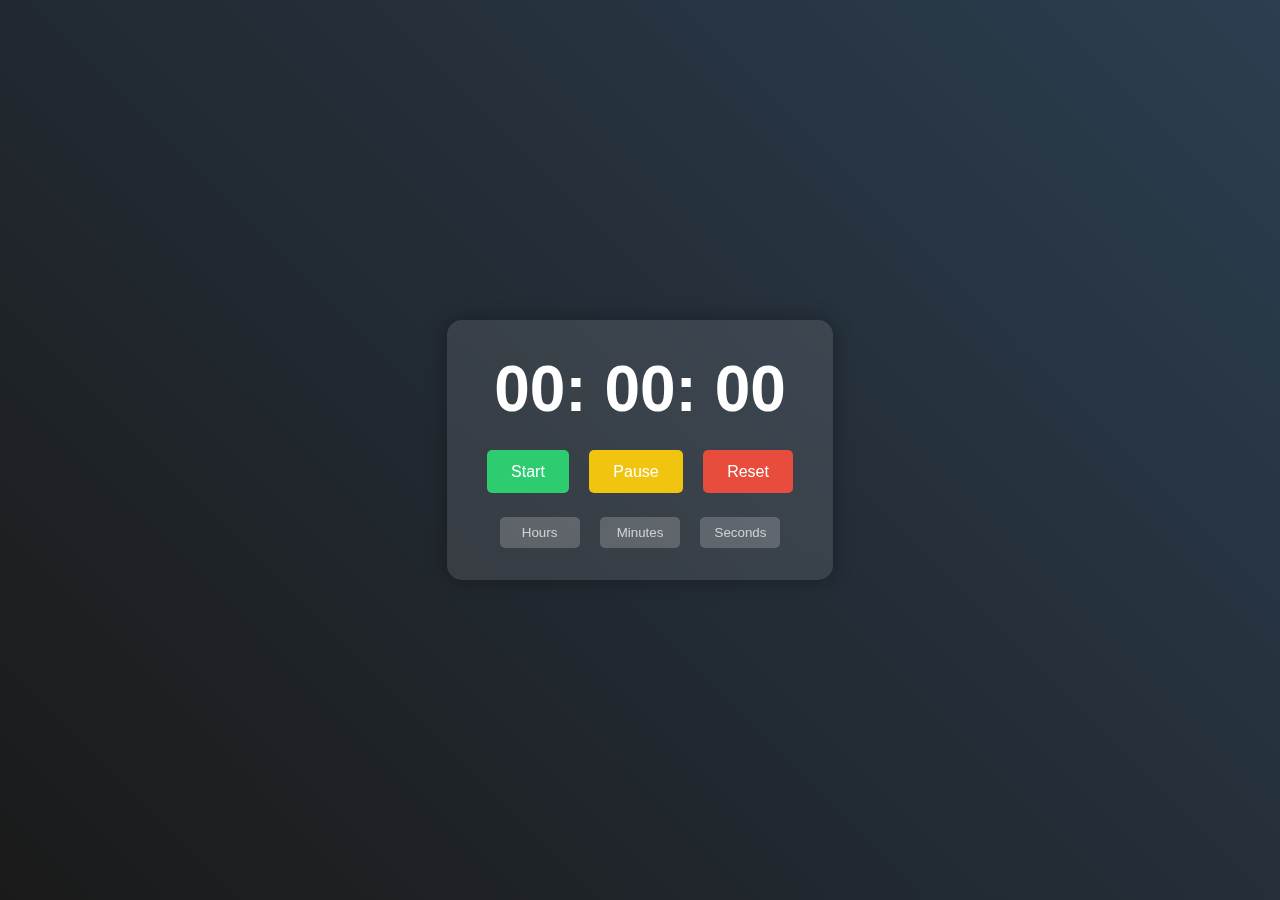
<file: index.html>
<!DOCTYPE html>
<html lang="en">
<head>
    <meta charset="UTF-8">
    <meta name="viewport" content="width=device-width, initial-scale=1.0">
    <title>Beautiful Timer App</title>
    <link rel="stylesheet" href="style.css">
</head>
<body>
    <div class="container">
        <div class="timer">
            <div class="time-display">
                <span id="hours">00</span>:
                <span id="minutes">00</span>:
                <span id="seconds">01</span>
            </div>
            <div class="controls">
                <button id="start">Start</button>
                <button id="pause">Pause</button>
                <button id="reset">Reset</button>
            </div>
            <div class="input-section">
                <input type="number" id="hours-input" placeholder="Hours" min="0" max="23">
                <input type="number" id="minutes-input" placeholder="Minutes" min="0" max="59">
                <input type="number" id="seconds-input" placeholder="Seconds" min="0" max="59">
            </div>
        </div>
    </div>
    <div id="thumbs-container"></div>
    <script src="script.js"></script>
</body>
</html>
</file>
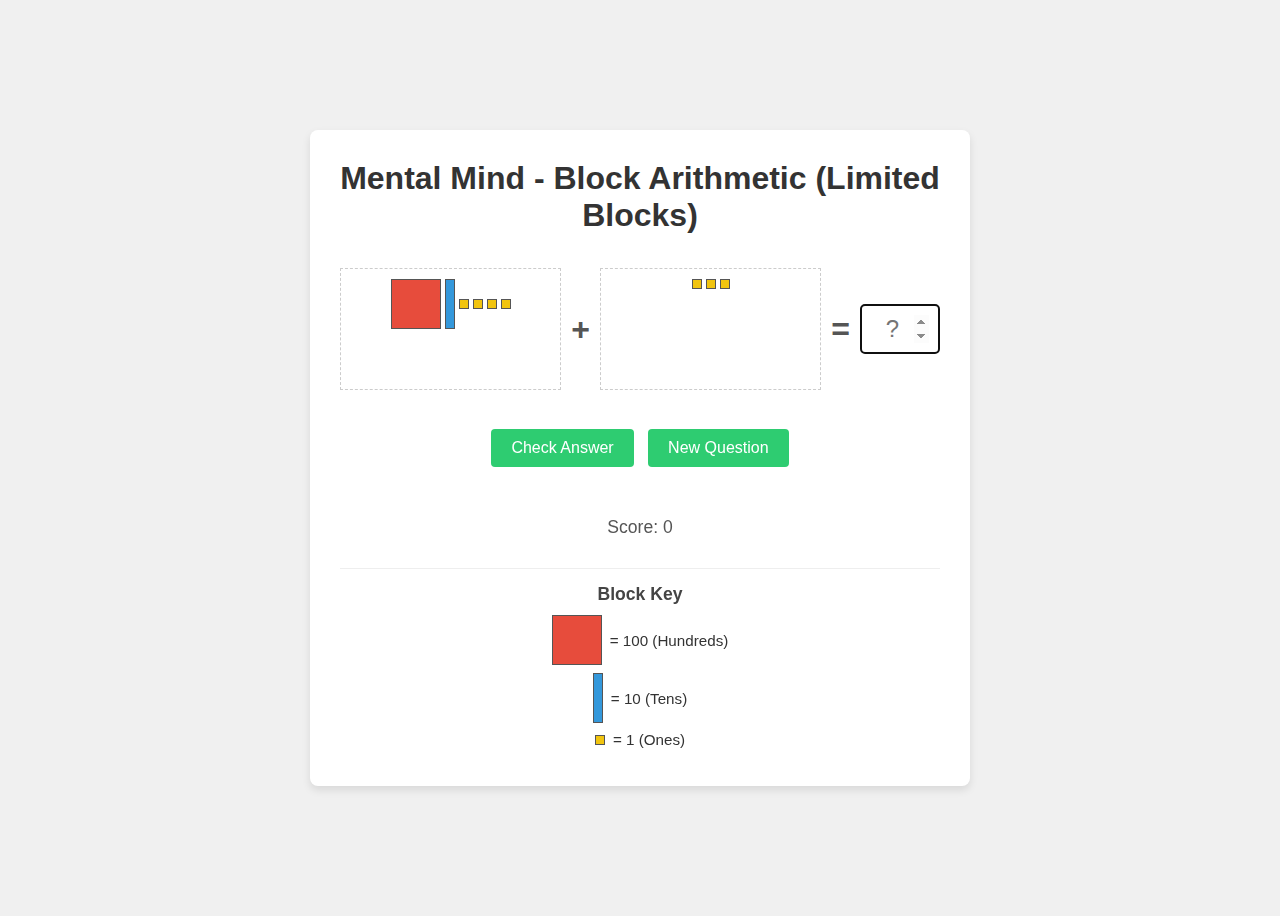
<file: code/index.html>
<!DOCTYPE html>
<html lang="en">
<head>
    <meta charset="UTF-8">
    <meta name="viewport" content="width=device-width, initial-scale=1.0">
    <title>Mental Mind - Block Arithmetic (Limited Blocks)</title> <!-- Updated Title -->
    <style>
        body {
            font-family: sans-serif;
            display: flex;
            justify-content: center;
            align-items: center;
            min-height: 100vh;
            background-color: #f0f0f0;
            padding: 20px; /* Add some padding for smaller screens */
            box-sizing: border-box;
        }

        .container {
            background-color: #fff;
            padding: 30px;
            border-radius: 8px;
            box-shadow: 0 4px 8px rgba(0, 0, 0, 0.1);
            text-align: center;
            max-width: 600px; /* Prevent container from getting too wide */
            width: 100%;
        }

        h1 {
            color: #333;
            margin-top: 0;
            margin-bottom: 20px;
        }

        .problem-area {
            display: flex;
            align-items: center;
            justify-content: center;
            flex-wrap: wrap; /* Allow wrapping on smaller screens */
            margin-bottom: 20px;
            min-height: 150px; /* Adjust as needed based on block size */
            gap: 10px; /* Add gap for wrapped items */
        }

        .operand-container {
            border: 1px dashed #ccc;
            padding: 10px;
            /* Removed fixed margin, using gap in parent */
            min-width: 100px;
            min-height: 100px;
            display: flex;
            flex-wrap: wrap;
            align-content: flex-start; /* Align wrapped blocks to top */
            gap: 4px; /* Space between blocks inside container */
            flex-basis: 150px; /* Allow containers to grow but have a base size */
            flex-grow: 1;
            /* Added for potentially better centering if needed */
            align-items: center;
            justify-content: center;
        }

        .operator-symbol,
        .equals-symbol {
            font-size: 2em;
            font-weight: bold;
            /* margin: 0 15px; */ /* Replaced by gap in parent */
            color: #555;
            flex-shrink: 0; /* Prevent symbols from shrinking */
        }

        #answer {
            width: 80px;
            padding: 10px;
            font-size: 1.5em;
            text-align: center;
            border: 1px solid #ccc;
            border-radius: 4px;
            box-sizing: border-box; /* Include padding/border in width */
        }

        /* --- Original Block Styles --- */
        .block {
            display: inline-block; /* Or flex */
            border: 1px solid #555;
            box-sizing: border-box;
            /* margin: 2px; */ /* Replaced by gap in parent (.operand-container or .legend-item) */
        }

        .hundreds-block {
            width: 50px;
            height: 50px;
            background-color: #e74c3c; /* Red */
        }

        .tens-block {
            width: 10px;
            height: 50px;
            background-color: #3498db; /* Blue */
        }

        .ones-block {
            width: 10px;
            height: 10px;
            background-color: #f1c40f; /* Yellow */
        }
        /* --- End Original Block Styles --- */

        .controls {
             margin-bottom: 15px; /* Space above feedback */
        }

        .controls button {
            padding: 10px 20px;
            font-size: 1em;
            margin: 5px;
            cursor: pointer;
            border: none;
            border-radius: 4px;
            background-color: #2ecc71; /* Green */
            color: white;
            transition: background-color 0.3s ease;
        }

        .controls button:hover {
            background-color: #27ae60;
        }

        #feedback {
            margin-top: 15px;
            font-weight: bold;
            min-height: 20px;
        }

        .correct {
            color: green;
        }

        .incorrect {
            color: red;
        }

        #score {
            margin-top: 10px;
            font-size: 1.1em;
            color: #555;
        }

        /* --- Legend Styles --- */
        .legend {
            margin-top: 30px;
            padding-top: 15px;
            border-top: 1px solid #eee;
            text-align: left; /* Align legend text left */
        }

        .legend h3 {
             margin-top: 0;
             margin-bottom: 10px;
             font-size: 1.1em;
             color: #444;
             text-align: center; /* Center the heading */
        }

        .legend-item {
            display: flex;
            align-items: center; /* Vertically align block and text */
            margin-bottom: 8px; /* Space between legend items */
            gap: 8px; /* Space between block and text */
            justify-content: center; /* Center items within the flex container */
        }

         /* Use existing block styles, but ensure they don't have extra margins */
        .legend-item .block {
            margin: 0; /* Remove margin specific to legend blocks */
            flex-shrink: 0; /* Prevent block from shrinking */
        }

        .legend-item span {
            font-size: 0.95em;
            color: #333;
        }
        /* --- End Legend Styles --- */

    </style>
</head>
<body>
    <div class="container">
        <h1>Mental Mind - Block Arithmetic (Limited Blocks)</h1>

        <div class="problem-area">
            <div id="operand1" class="operand-container">
                <!-- Blocks for first number will go here -->
            </div>
            <span id="operator" class="operator-symbol">?</span>
            <div id="operand2" class="operand-container">
                <!-- Blocks for second number will go here -->
            </div>
            <span class="equals-symbol">=</span>
            <input type="number" id="answer" placeholder="?" aria-label="Your answer">
        </div>

        <div class="controls">
            <button id="check-btn">Check Answer</button>
            <button id="next-btn">New Question</button>
        </div>

        <div id="feedback"></div>
        <div id="score">Score: 0</div>

        <!-- === ORIGINAL LEGEND SECTION === -->
        <div class="legend">
            <h3>Block Key</h3>
            <div class="legend-item">
                <div class="block hundreds-block"></div>
                <span>= 100 (Hundreds)</span>
            </div>
            <div class="legend-item">
                <div class="block tens-block"></div>
                <span>= 10 (Tens)</span>
            </div>
            <div class="legend-item">
                <div class="block ones-block"></div>
                <span>= 1 (Ones)</span>
            </div>
        </div>
        <!-- === END LEGEND SECTION === -->

    </div>

    <script>
        const operand1Container = document.getElementById('operand1');
        const operand2Container = document.getElementById('operand2');
        const operatorSpan = document.getElementById('operator');
        const answerInput = document.getElementById('answer');
        const checkButton = document.getElementById('check-btn');
        const nextButton = document.getElementById('next-btn');
        const feedbackDiv = document.getElementById('feedback');
        const scoreDiv = document.getElementById('score');

        let currentOperand1 = 0;
        let currentOperand2 = 0;
        let currentOperator = '+';
        let correctAnswer = 0;
        let score = 0;

        function createBlockElement(type) {
            const block = document.createElement('div');
            block.classList.add('block', `${type}-block`);
            block.setAttribute('aria-label', `${type} block`);
            block.setAttribute('role', 'img');
            return block;
        }

        function displayBlocks(number, containerElement) {
            containerElement.innerHTML = '';

            if (number < 0) { // Should ideally not happen with generation logic
                containerElement.textContent = "Error: Negative number.";
                return;
            }
            if (number === 0) {
                 // containerElement.textContent = "Zero";
                 return;
            }

            let remaining = number;

            const hundreds = Math.floor(remaining / 100);
            remaining %= 100;
            for (let i = 0; i < hundreds; i++) containerElement.appendChild(createBlockElement('hundreds'));

            const tens = Math.floor(remaining / 10);
            remaining %= 10;
            for (let i = 0; i < tens; i++) containerElement.appendChild(createBlockElement('tens'));

            const ones = remaining;
            for (let i = 0; i < ones; i++) containerElement.appendChild(createBlockElement('ones'));
        }

        function generateRandomNumber(min, max) {
            return Math.floor(Math.random() * (max - min + 1)) + min;
        }

        function generateQuestion() {
            const maxOperandValue = 199; // Allow operands up to 199 initially
            const maxResultLimit = 199; // Keep overall result reasonable
            const maxBlocksPerKind = 7;  // **** NEW CONSTRAINT ****
            const operators = ['+', '-'];

            let op1, op2, op, tempOp1, tempOp2;
            let needsRegeneration = false;

            do {
                needsRegeneration = false; // Reset flag for each attempt

                // 1. Generate Candidate Operands and Operator
                op1 = generateRandomNumber(1, maxOperandValue);
                op2 = generateRandomNumber(1, maxOperandValue);
                op = operators[Math.floor(Math.random() * operators.length)];

                // Use temporary variables for checks that might involve swapping
                tempOp1 = op1;
                tempOp2 = op2;

                // 2. Ensure Subtraction Order (op1 >= op2)
                if (op === '-' && tempOp1 < tempOp2) {
                    [tempOp1, tempOp2] = [tempOp2, tempOp1]; // Swap
                }

                // 3. Check Addition Result Limit
                if (op === '+' && (tempOp1 + tempOp2 > maxResultLimit)) {
                    needsRegeneration = true;
                }

                // 4. Check Block Count Constraint (Only if other checks pass)
                if (!needsRegeneration) {
                    const op1_ones = tempOp1 % 10;
                    const op1_tens = Math.floor(tempOp1 / 10) % 10;
                    const op1_hundreds = Math.floor(tempOp1 / 100);
                    const op2_ones = tempOp2 % 10;
                    const op2_tens = Math.floor(tempOp2 / 10) % 10;
                    const op2_hundreds = Math.floor(tempOp2 / 100);

                    if ((op1_hundreds + op2_hundreds > maxBlocksPerKind) ||
                        (op1_tens + op2_tens > maxBlocksPerKind) ||
                        (op1_ones + op2_ones > maxBlocksPerKind))
                    {
                        needsRegeneration = true;
                    }
                     // Add a check to prevent trivial problems like 0 + X or X - 0 if desired
                     // (Although 0 won't be generated by generateRandomNumber(1, maxOperandValue))
                     // if (tempOp1 === 0 || tempOp2 === 0) {
                     //     needsRegeneration = true;
                     // }
                }

            // Loop until a valid pair meeting all constraints is found
            } while (needsRegeneration);


            // 5. Assign Final Values
            currentOperand1 = tempOp1;
            currentOperand2 = tempOp2;
            currentOperator = op;

            // 6. Calculate Correct Answer
            if (currentOperator === '+') {
                correctAnswer = currentOperand1 + currentOperand2;
            } else { // Operator is '-'
                correctAnswer = currentOperand1 - currentOperand2;
            }

            // --- Debugging ---
            // console.log(`Generated: ${currentOperand1} ${currentOperator} ${currentOperand2} = ${correctAnswer}`);
            // const h1=Math.floor(currentOperand1 / 100), t1=Math.floor(currentOperand1 / 10) % 10, o1=currentOperand1 % 10;
            // const h2=Math.floor(currentOperand2 / 100), t2=Math.floor(currentOperand2 / 10) % 10, o2=currentOperand2 % 10;
            // console.log(`Blocks H:${h1+h2}, T:${t1+t2}, O:${o1+o2}`);
            // ---------------


            // 7. Display the blocks and operator
            displayBlocks(currentOperand1, operand1Container);
            displayBlocks(currentOperand2, operand2Container);
            operatorSpan.textContent = currentOperator;

            // 8. Clear previous answer and feedback
            answerInput.value = '';
            feedbackDiv.textContent = '';
            feedbackDiv.className = ''; // Remove feedback class
            answerInput.focus(); // Focus on input field
        }

        function checkAnswer() {
            const userAnswer = parseInt(answerInput.value, 10);

            if (isNaN(userAnswer)) {
                feedbackDiv.textContent = "Please enter a number.";
                feedbackDiv.className = 'incorrect';
                return;
            }

            if (userAnswer === correctAnswer) {
                feedbackDiv.textContent = "Correct! 🎉";
                feedbackDiv.className = 'correct';
                score++;
                scoreDiv.textContent = `Score: ${score}`;
            } else {
                feedbackDiv.textContent = `Try Again. The correct answer was ${correctAnswer}.`;
                feedbackDiv.className = 'incorrect';
            }
        }

        // Event Listeners
        checkButton.addEventListener('click', checkAnswer);
        nextButton.addEventListener('click', generateQuestion);

        // Allow pressing Enter to check answer
        answerInput.addEventListener('keypress', function(event) {
            if (event.key === 'Enter') {
                event.preventDefault(); // Prevent default form submission behavior
                checkAnswer();
            }
        });

        // Initialisation: Generate the first question when the page loads
        generateQuestion();
    </script>
</body>
</html>
</file>
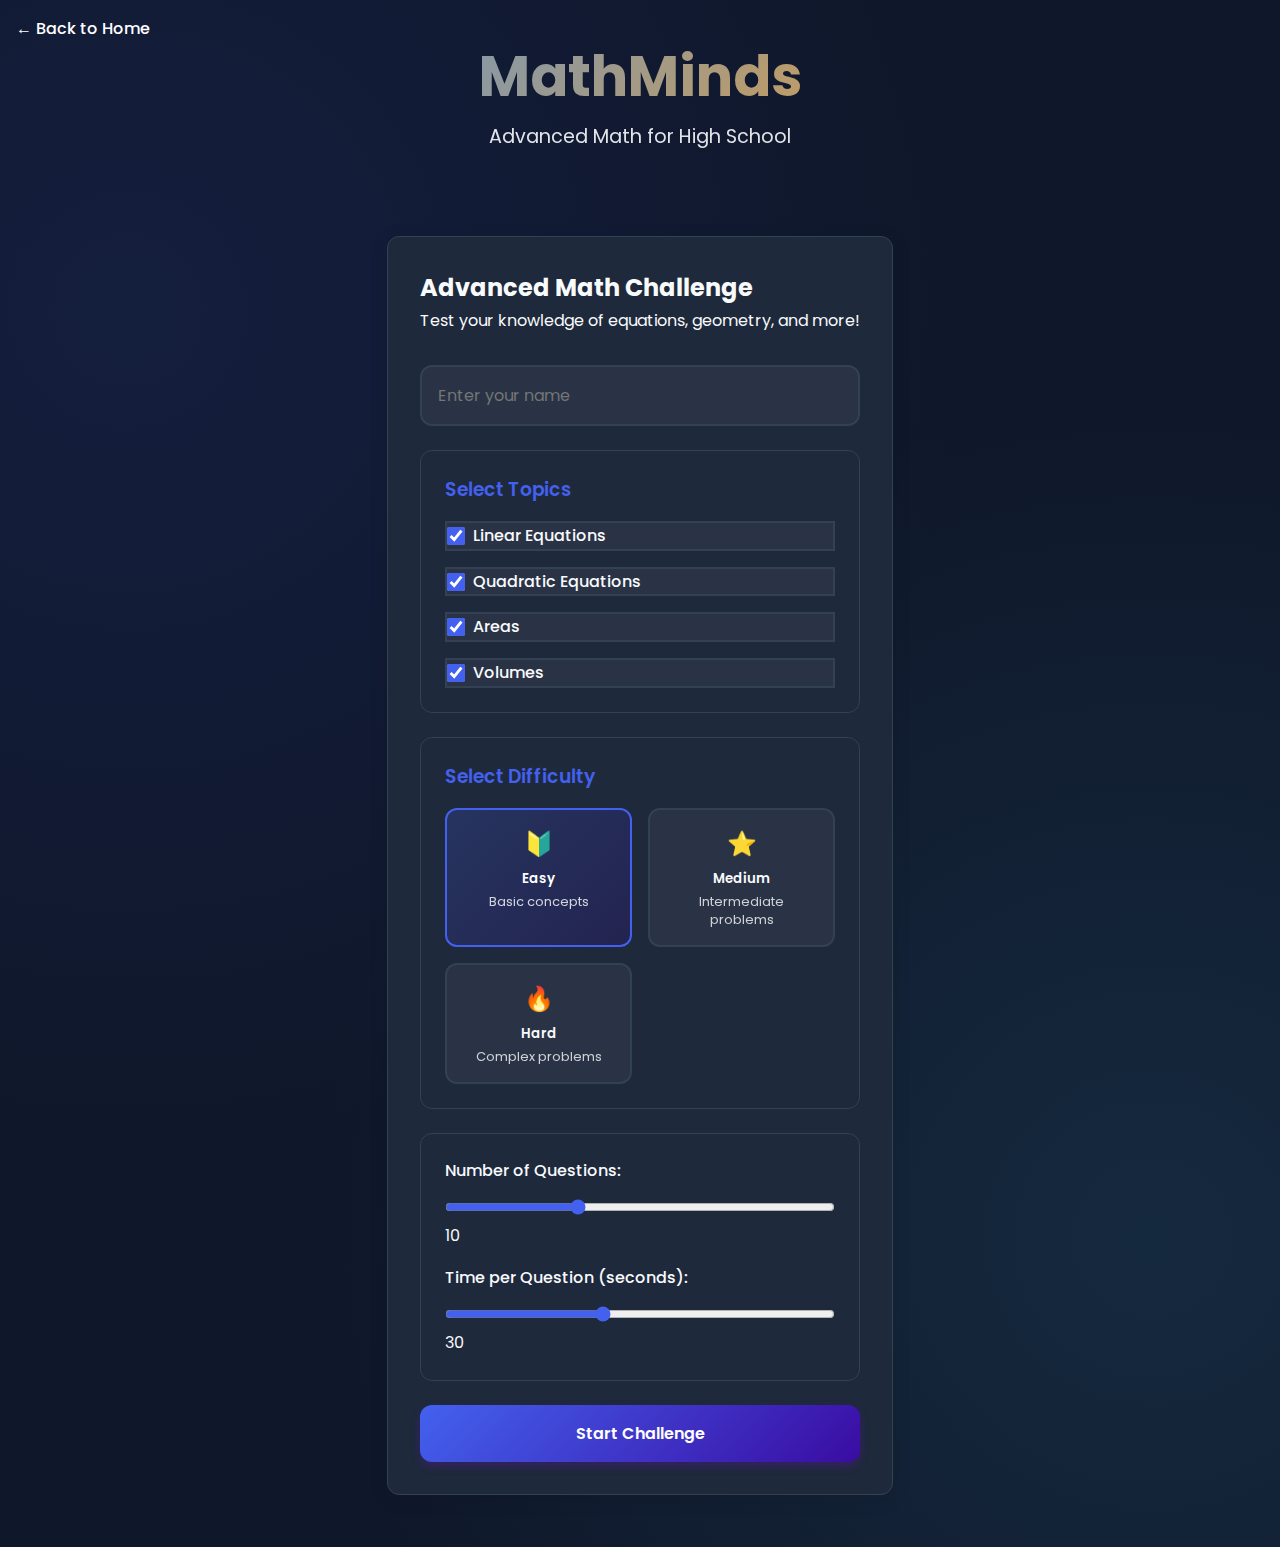
<file: pages/advanced/index.html>
<!DOCTYPE html>
<html lang="en">
<head>
    <meta charset="UTF-8">
    <meta name="viewport" content="width=device-width, initial-scale=1.0">
    <title>MathMinds - Advanced Math</title>
    <link rel="stylesheet" href="styles.css">
    <link rel="preconnect" href="https://fonts.googleapis.com">
    <link rel="preconnect" href="https://fonts.gstatic.com" crossorigin>
    <link href="https://fonts.googleapis.com/css2?family=Poppins:wght@400;500;600;700&display=swap" rel="stylesheet">
</head>
<body>
    <div class="app">
        <header>
            <h1>MathMinds</h1>
            <p class="subtitle">Advanced Math for High School</p>
            <a href="../../index.html" class="back-link">← Back to Home</a>
        </header>

        <div class="container">
            <!-- Welcome Screen -->
            <div id="welcome-screen" class="screen active">
                <h2>Advanced Math Challenge</h2>
                <p>Test your knowledge of equations, geometry, and more!</p>
                
                <div class="player-form">
                    <input type="text" id="player-name" placeholder="Enter your name" maxlength="20">
                    
                    <div class="topic-selector">
                        <h3>Select Topics</h3>
                        <div class="topic-checkboxes">
                            <label class="topic-checkbox">
                                <input type="checkbox" value="linear-equations" checked>
                                <span class="checkbox-label">Linear Equations</span>
                            </label>
                            <label class="topic-checkbox">
                                <input type="checkbox" value="quadratic-equations" checked>
                                <span class="checkbox-label">Quadratic Equations</span>
                            </label>
                            <label class="topic-checkbox">
                                <input type="checkbox" value="areas" checked>
                                <span class="checkbox-label">Areas</span>
                            </label>
                            <label class="topic-checkbox">
                                <input type="checkbox" value="volumes" checked>
                                <span class="checkbox-label">Volumes</span>
                            </label>
                        </div>
                    </div>

                    <div class="difficulty-selector">
                        <h3>Select Difficulty</h3>
                        <div class="difficulty-buttons">
                            <button class="difficulty-btn active" data-difficulty="easy">
                                <span class="icon">🔰</span>
                                <span class="label">Easy</span>
                                <span class="desc">Basic concepts</span>
                            </button>
                            <button class="difficulty-btn" data-difficulty="medium">
                                <span class="icon">⭐</span>
                                <span class="label">Medium</span>
                                <span class="desc">Intermediate problems</span>
                            </button>
                            <button class="difficulty-btn" data-difficulty="hard">
                                <span class="icon">🔥</span>
                                <span class="label">Hard</span>
                                <span class="desc">Complex problems</span>
                            </button>
                        </div>
                    </div>

                    <div class="game-options">
                        <div class="option-group">
                            <label for="question-count">Number of Questions:</label>
                            <input type="range" id="question-count" min="5" max="20" value="10">
                            <span id="question-count-value">10</span>
                        </div>
                        <div class="option-group">
                            <label for="time-per-question">Time per Question (seconds):</label>
                            <input type="range" id="time-per-question" min="10" max="60" value="30">
                            <span id="time-per-question-value">30</span>
                        </div>
                    </div>

                    <button id="start-game" class="primary-button">Start Challenge</button>
                </div>
            </div>

            <!-- Game Screen -->
            <div id="game-screen" class="screen">
                <div class="game-header">
                    <div class="game-info">
                        <div class="question-counter">Question <span id="current-question">1</span>/<span id="total-questions">10</span></div>
                        <div class="score">Score: <span id="score">0</span></div>
                    </div>
                    <div class="timer">
                        <div class="timer-bar">
                            <div class="timer-progress"></div>
                        </div>
                        <div class="timer-text"><span id="timer">30</span>s</div>
                    </div>
                </div>

                <div class="hint-container">
                    <button id="show-hint" class="hint-button">Show Hint</button>
                    <div id="hint-content" class="hint-content hidden">
                        <div id="hint-text"></div>
                        <div id="hint-formula" class="hint-formula"></div>
                    </div>
                </div>

                <div class="question-container">
                    <div class="question" id="question-text"></div>
                    <div id="figure-container" class="figure-container"></div>
                    
                    <div class="answer-input">
                        <div id="answer-fields"></div>
                        <button id="submit-answer" class="primary-button">Submit</button>
                    </div>
                </div>

                <div id="feedback" class="feedback"></div>
            </div>

            <!-- Results Screen -->
            <div id="results-screen" class="screen">
                <h2>Challenge Complete!</h2>
                
                <div class="results-summary">
                    <div class="final-score">
                        <div class="score-circle">
                            <span id="final-score">0</span>
                            <span class="max-score">/100</span>
                        </div>
                        <p>Final Score</p>
                    </div>
                    
                    <div class="stats-grid">
                        <div class="stat-item">
                            <span class="stat-label">Correct Answers</span>
                            <span id="correct-answers" class="stat-value">0</span>
                        </div>
                        <div class="stat-item">
                            <span class="stat-label">Incorrect Answers</span>
                            <span id="incorrect-answers" class="stat-value">0</span>
                        </div>
                        <div class="stat-item">
                            <span class="stat-label">Hints Used</span>
                            <span id="hints-used" class="stat-value">0</span>
                        </div>
                    </div>
                </div>
                
                <div class="action-buttons">
                    <button id="play-again" class="primary-button">Play Again</button>
                    <button id="view-leaderboard" class="secondary-button">View Leaderboard</button>
                </div>
            </div>

            <!-- Leaderboard Screen -->
            <div id="leaderboard-screen" class="screen">
                <h2>Leaderboard</h2>
                
                <div class="leaderboard-filters">
                    <select id="leaderboard-difficulty">
                        <option value="all">All Difficulties</option>
                        <option value="easy">Easy</option>
                        <option value="medium">Medium</option>
                        <option value="hard">Hard</option>
                    </select>
                </div>
                
                <div class="leaderboard">
                    <div class="leaderboard-header">
                        <div class="rank">Rank</div>
                        <div class="name">Name</div>
                        <div class="score">Score</div>
                        <div class="difficulty">Difficulty</div>
                    </div>
                    <div id="leaderboard-entries"></div>
                </div>
                
                <button id="back-to-home" class="secondary-button">Back to Home</button>
            </div>
        </div>
    </div>

    <script src="app.js"></script>
</body>
</html>
</file>
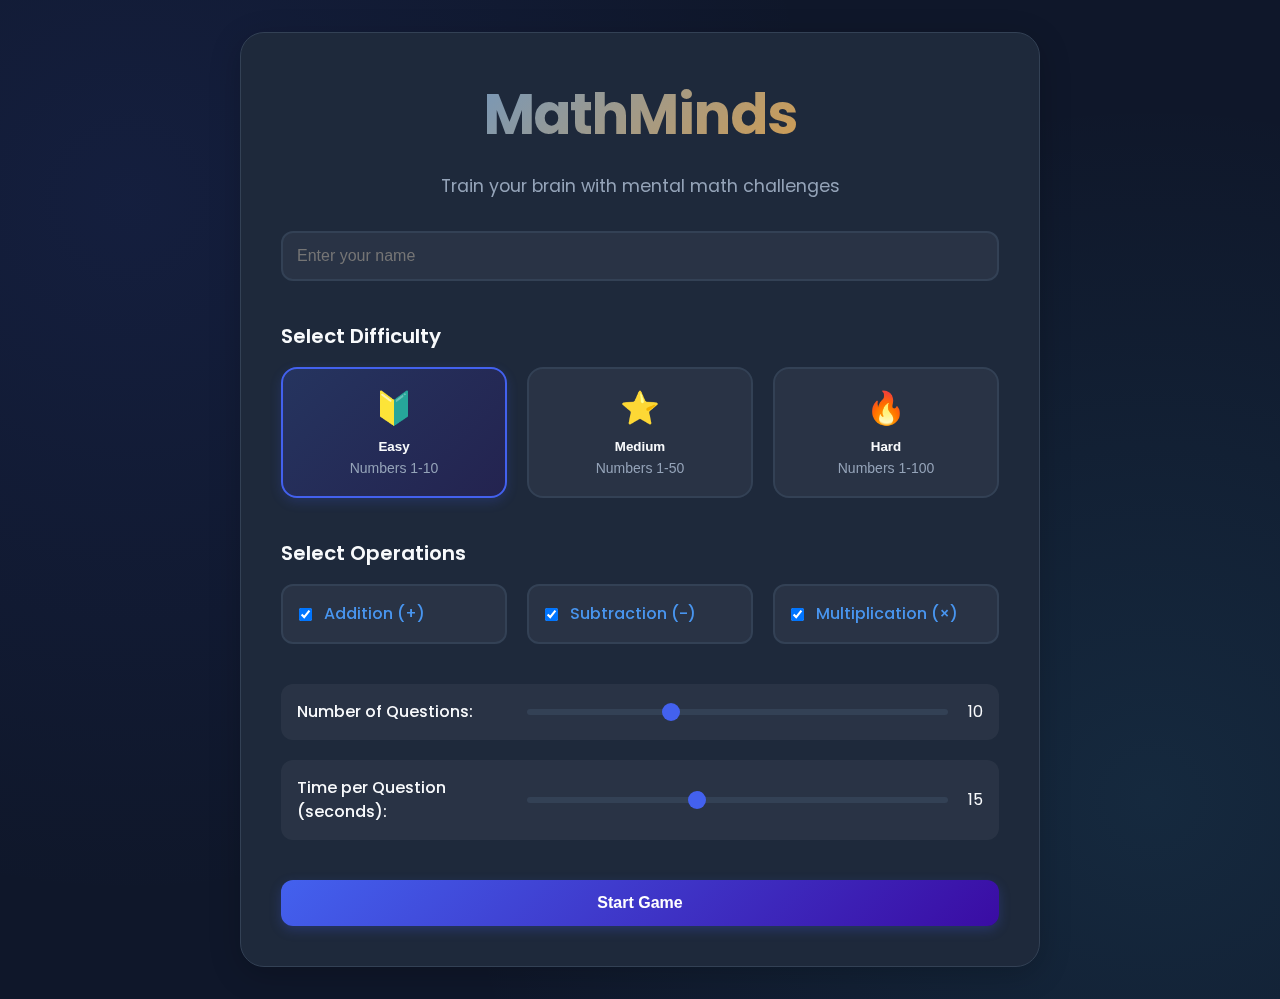
<file: pages/basic/index.html>
<!DOCTYPE html>
<html lang="en">
<head>
    <meta charset="UTF-8">
    <meta name="viewport" content="width=device-width, initial-scale=1.0">
    <title>MathMinds | Mental Math Training</title>
    <link rel="stylesheet" href="styles.css">
    <link rel="preconnect" href="https://fonts.googleapis.com">
    <link rel="preconnect" href="https://fonts.gstatic.com" crossorigin>
    <link href="https://fonts.googleapis.com/css2?family=Poppins:wght@400;500;600;700&display=swap" rel="stylesheet">
</head>
<body>
    <div class="app">
        <!-- Welcome Screen -->
        <div class="screen" id="welcome-screen">
            <h1>MathMinds</h1>
            <p class="subtitle">Train your brain with mental math challenges</p>
            
            <div class="player-form">
                <input type="text" id="player-name" placeholder="Enter your name" maxlength="20">
                
                <div class="difficulty-selector">
                    <h3>Select Difficulty</h3>
                    <div class="difficulty-buttons">
                        <button class="difficulty-btn active" data-difficulty="easy">
                            <span class="icon">🔰</span>
                            <span class="label">Easy</span>
                            <span class="desc">Numbers 1-10</span>
                        </button>
                        <button class="difficulty-btn" data-difficulty="medium">
                            <span class="icon">⭐</span>
                            <span class="label">Medium</span>
                            <span class="desc">Numbers 1-50</span>
                        </button>
                        <button class="difficulty-btn" data-difficulty="hard">
                            <span class="icon">🔥</span>
                            <span class="label">Hard</span>
                            <span class="desc">Numbers 1-100</span>
                        </button>
                    </div>
                </div>
                
                <div class="operations-selector">
                    <h3>Select Operations</h3>
                    <div class="operations-grid">
                        <label class="operation-checkbox">
                            <input type="checkbox" value="addition" checked>
                            <span class="checkbox-label">Addition (+)</span>
                        </label>
                        <label class="operation-checkbox">
                            <input type="checkbox" value="subtraction" checked>
                            <span class="checkbox-label">Subtraction (-)</span>
                        </label>
                        <label class="operation-checkbox">
                            <input type="checkbox" value="multiplication" checked>
                            <span class="checkbox-label">Multiplication (×)</span>
                        </label>
                    </div>
                </div>
                
                <div class="game-options">
                    <div class="option-group">
                        <label for="question-count">Number of Questions:</label>
                        <input type="range" id="question-count" min="5" max="20" value="10">
                        <span id="question-count-value">10</span>
                    </div>
                    <div class="option-group">
                        <label for="time-per-question">Time per Question (seconds):</label>
                        <input type="range" id="time-per-question" min="5" max="30" value="15">
                        <span id="time-per-question-value">15</span>
                    </div>
                </div>
                
                <button id="start-game" class="primary-button">Start Game</button>
            </div>
        </div>

        <!-- Game Screen -->
        <div class="screen" id="game-screen" style="display: none;">
            <div class="game-header">
                <div class="game-info">
                    <div class="question-counter">Question <span id="current-question">1</span>/<span id="total-questions">10</span></div>
                    <div class="score">Score: <span id="score">0</span></div>
                </div>
                <div class="timer">
                    <div class="timer-bar">
                        <div class="timer-progress"></div>
                    </div>
                    <div class="timer-text"><span id="timer">15</span>s</div>
                </div>
            </div>

            <div class="question-container">
                <div class="question">
                    <span id="number1">8</span>
                    <span id="operator">×</span>
                    <span id="number2">7</span>
                    <span>=</span>
                    <span class="answer-box">?</span>
                </div>
                
                <div class="answer-input">
                    <input type="number" id="answer" placeholder="Your answer">
                    <button id="submit-answer" class="primary-button">Submit</button>
                </div>
                
                <div id="feedback" class="feedback"></div>
            </div>
        </div>

        <!-- Results Screen -->
        <div class="screen" id="results-screen" style="display: none;">
            <h2>Quiz Complete!</h2>
            
            <div class="results-summary">
                <div class="final-score">
                    <div class="score-circle">
                        <span id="final-score">0</span>
                        <span class="max-score">/100</span>
                    </div>
                    <p>Final Score</p>
                </div>
                
                <div class="stats-grid">
                    <div class="stat-item">
                        <span class="stat-label">Correct Answers</span>
                        <span id="correct-answers" class="stat-value">0</span>
                    </div>
                    <div class="stat-item">
                        <span class="stat-label">Incorrect Answers</span>
                        <span id="incorrect-answers" class="stat-value">0</span>
                    </div>
                    <div class="stat-item">
                        <span class="stat-label">Average Time</span>
                        <span id="average-time" class="stat-value">0s</span>
                    </div>
                </div>
            </div>
            
            <div class="action-buttons">
                <button id="play-again" class="primary-button">Play Again</button>
                <button id="view-leaderboard" class="secondary-button">View Leaderboard</button>
            </div>
        </div>

        <!-- Leaderboard Screen -->
        <div class="screen" id="leaderboard-screen" style="display: none;">
            <h2>Leaderboard</h2>
            
            <div class="leaderboard-filters">
                <select id="leaderboard-difficulty">
                    <option value="all">All Difficulties</option>
                    <option value="easy">Easy</option>
                    <option value="medium">Medium</option>
                    <option value="hard">Hard</option>
                </select>
            </div>
            
            <div class="leaderboard">
                <div class="leaderboard-header">
                    <div class="rank">Rank</div>
                    <div class="name">Name</div>
                    <div class="score">Score</div>
                    <div class="difficulty">Difficulty</div>
                </div>
                <div id="leaderboard-entries"></div>
            </div>
            
            <button id="back-to-home" class="secondary-button">Back to Home</button>
        </div>

        <!-- Research Screen -->
        <div class="screen" id="research-screen" style="display: none;">
            <h2>Adaptive Learning in Math Training</h2>
            
            <div class="research-content">
                <div class="research-section">
                    <h3>How Brain Training Apps Adapt</h3>
                    <p>Modern brain training applications use sophisticated algorithms to personalize the learning experience:</p>
                    <ul>
                        <li>Track user performance across multiple dimensions (accuracy, speed, consistency)</li>
                        <li>Adjust difficulty based on recent performance trends</li>
                        <li>Use spaced repetition to optimize memory retention</li>
                        <li>Implement progressive challenge levels</li>
                    </ul>
                </div>
                
                <div class="research-section">
                    <h3>Popular Platforms</h3>
                    <div class="platform-cards">
                        <div class="platform-card">
                            <h4>Lumosity</h4>
                            <p>Uses a "Brain Performance Index" to track cognitive abilities and adjust training difficulty.</p>
                        </div>
                        <div class="platform-card">
                            <h4>Elevate</h4>
                            <p>Implements precision scoring and personalized progression in each cognitive training area.</p>
                        </div>
                        <div class="platform-card">
                            <h4>Khan Academy</h4>
                            <p>Uses mastery learning with knowledge mapping to ensure comprehensive skill development.</p>
                        </div>
                    </div>
                </div>
            </div>
            
            <button id="research-back" class="secondary-button">Back to Home</button>
        </div>
    </div>

    <script src="app.js"></script>
</body>
</html>
</file>
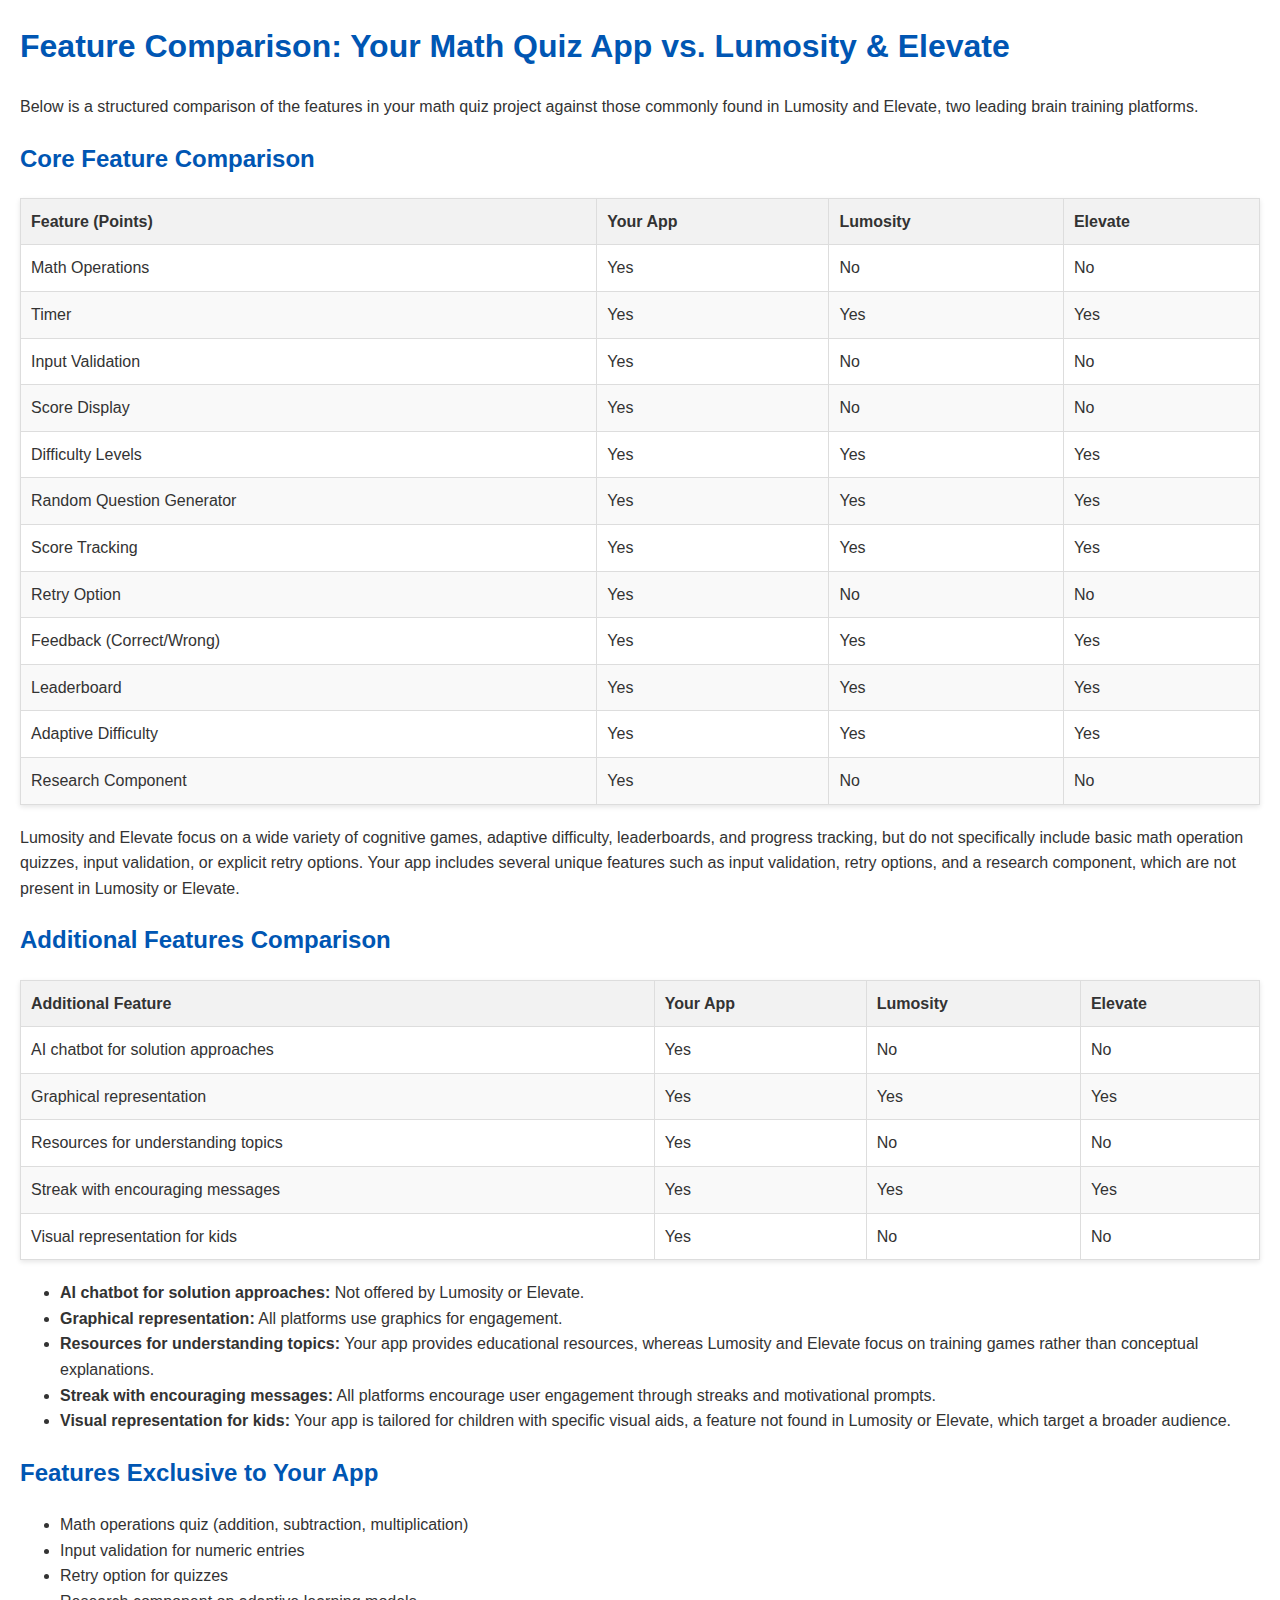
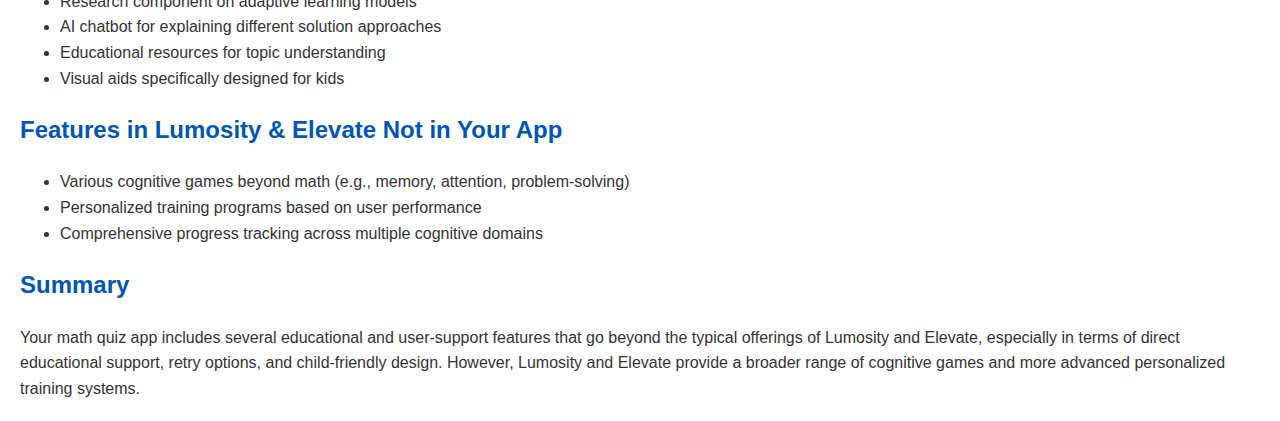
<file: differences/difference.html>
<!DOCTYPE html>
<html lang="en">
<head>
    <meta charset="UTF-8">
    <meta name="viewport" content="width=device-width, initial-scale=1.0">
    <title>App Feature Comparison: Math Quiz vs. Lumosity & Elevate</title>
    <style>
        body {
            font-family: sans-serif;
            line-height: 1.6;
            margin: 20px;
            color: #333;
        }
        h1, h2 {
            color: #0056b3;
        }
        table {
            border-collapse: collapse;
            width: 100%;
            margin-bottom: 20px;
            box-shadow: 0 2px 5px rgba(0,0,0,0.1);
        }
        th, td {
            border: 1px solid #ddd;
            padding: 10px;
            text-align: left;
        }
        th {
            background-color: #f2f2f2;
        }
        tr:nth-child(even) {
            background-color: #f9f9f9;
        }
        ul {
            margin-bottom: 20px;
        }
    </style>
</head>
<body>

    <h1>Feature Comparison: Your Math Quiz App vs. Lumosity & Elevate</h1>

    <p>Below is a structured comparison of the features in your math quiz project against those commonly found in Lumosity and Elevate, two leading brain training platforms.</p>

    <h2>Core Feature Comparison</h2>

    <table>
        <thead>
            <tr>
                <th>Feature (Points)</th>
                <th>Your App</th>
                <th>Lumosity</th>
                <th>Elevate</th>
            </tr>
        </thead>
        <tbody>
            <tr>
                <td>Math Operations</td>
                <td>Yes</td>
                <td>No</td>
                <td>No</td>
            </tr>
            <tr>
                <td>Timer</td>
                <td>Yes</td>
                <td>Yes</td>
                <td>Yes</td>
            </tr>
            <tr>
                <td>Input Validation</td>
                <td>Yes</td>
                <td>No</td>
                <td>No</td>
            </tr>
            <tr>
                <td>Score Display</td>
                <td>Yes</td>
                <td>No</td>
                <td>No</td>
            </tr>
            <tr>
                <td>Difficulty Levels</td>
                <td>Yes</td>
                <td>Yes</td>
                <td>Yes</td>
            </tr>
            <tr>
                <td>Random Question Generator</td>
                <td>Yes</td>
                <td>Yes</td>
                <td>Yes</td>
            </tr>
            <tr>
                <td>Score Tracking</td>
                <td>Yes</td>
                <td>Yes</td>
                <td>Yes</td>
            </tr>
            <tr>
                <td>Retry Option</td>
                <td>Yes</td>
                <td>No</td>
                <td>No</td>
            </tr>
            <tr>
                <td>Feedback (Correct/Wrong)</td>
                <td>Yes</td>
                <td>Yes</td>
                <td>Yes</td>
            </tr>
            <tr>
                <td>Leaderboard</td>
                <td>Yes</td>
                <td>Yes</td>
                <td>Yes</td>
            </tr>
            <tr>
                <td>Adaptive Difficulty</td>
                <td>Yes</td>
                <td>Yes</td>
                <td>Yes</td>
            </tr>
            <tr>
                <td>Research Component</td>
                <td>Yes</td>
                <td>No</td>
                <td>No</td>
            </tr>
        </tbody>
    </table>

    <p>Lumosity and Elevate focus on a wide variety of cognitive games, adaptive difficulty, leaderboards, and progress tracking, but do not specifically include basic math operation quizzes, input validation, or explicit retry options. Your app includes several unique features such as input validation, retry options, and a research component, which are not present in Lumosity or Elevate.</p>

    <h2>Additional Features Comparison</h2>

    <table>
        <thead>
            <tr>
                <th>Additional Feature</th>
                <th>Your App</th>
                <th>Lumosity</th>
                <th>Elevate</th>
            </tr>
        </thead>
        <tbody>
            <tr>
                <td>AI chatbot for solution approaches</td>
                <td>Yes</td>
                <td>No</td>
                <td>No</td>
            </tr>
            <tr>
                <td>Graphical representation</td>
                <td>Yes</td>
                <td>Yes</td>
                <td>Yes</td>
            </tr>
            <tr>
                <td>Resources for understanding topics</td>
                <td>Yes</td>
                <td>No</td>
                <td>No</td>
            </tr>
            <tr>
                <td>Streak with encouraging messages</td>
                <td>Yes</td>
                <td>Yes</td>
                <td>Yes</td>
            </tr>
            <tr>
                <td>Visual representation for kids</td>
                <td>Yes</td>
                <td>No</td>
                <td>No</td>
            </tr>
        </tbody>
    </table>

    <ul>
        <li><strong>AI chatbot for solution approaches:</strong> Not offered by Lumosity or Elevate.</li>
        <li><strong>Graphical representation:</strong> All platforms use graphics for engagement.</li>
        <li><strong>Resources for understanding topics:</strong> Your app provides educational resources, whereas Lumosity and Elevate focus on training games rather than conceptual explanations.</li>
        <li><strong>Streak with encouraging messages:</strong> All platforms encourage user engagement through streaks and motivational prompts.</li>
        <li><strong>Visual representation for kids:</strong> Your app is tailored for children with specific visual aids, a feature not found in Lumosity or Elevate, which target a broader audience.</li>
    </ul>

    <h2>Features Exclusive to Your App</h2>

    <ul>
        <li>Math operations quiz (addition, subtraction, multiplication)</li>
        <li>Input validation for numeric entries</li>
        <li>Retry option for quizzes</li>
        <li>Research component on adaptive learning models</li>
        <li>AI chatbot for explaining different solution approaches</li>
        <li>Educational resources for topic understanding</li>
        <li>Visual aids specifically designed for kids</li>
    </ul>

    <h2>Features in Lumosity & Elevate Not in Your App</h2>

    <ul>
        <li>Various cognitive games beyond math (e.g., memory, attention, problem-solving)</li>
        <li>Personalized training programs based on user performance</li>
        <li>Comprehensive progress tracking across multiple cognitive domains</li>
    </ul>

    <h2>Summary</h2>

    <p>Your math quiz app includes several educational and user-support features that go beyond the typical offerings of Lumosity and Elevate, especially in terms of direct educational support, retry options, and child-friendly design. However, Lumosity and Elevate provide a broader range of cognitive games and more advanced personalized training systems.</p>

</body>
</html>
</file>
<file: style.css>
* {
    margin: 0;
    padding: 0;
    box-sizing: border-box;
}

body {
    font-family: Arial, sans-serif;
    min-height: 100vh;
    display: flex;
    justify-content: center;
    align-items: center;
    background: linear-gradient(45deg, #1a1a1a, #2c3e50);
}

.container {
    background: rgba(255, 255, 255, 0.1);
    padding: 2rem;
    border-radius: 15px;
    box-shadow: 0 0 20px rgba(0, 0, 0, 0.3);
    backdrop-filter: blur(10px);
}

.timer {
    text-align: center;
}

.time-display {
    font-size: 4rem;
    font-weight: bold;
    color: #ffffff;
    margin-bottom: 1.5rem;
}

.controls button {
    padding: 0.8rem 1.5rem;
    margin: 0 0.5rem;
    font-size: 1rem;
    border: none;
    border-radius: 5px;
    cursor: pointer;
    transition: all 0.3s ease;
}

#start {
    background-color: #2ecc71;
    color: white;
}

#pause {
    background-color: #f1c40f;
    color: white;
}

#reset {
    background-color: #e74c3c;
    color: white;
}

.controls button:hover {
    transform: scale(1.05);
    opacity: 0.9;
}

.input-section {
    margin-top: 1.5rem;
}

input {
    width: 80px;
    padding: 0.5rem;
    margin: 0 0.5rem;
    border: none;
    border-radius: 5px;
    background: rgba(255, 255, 255, 0.2);
    color: white;
    text-align: center;
}

input::-webkit-inner-spin-button {
    display: none;
}

input::placeholder {
    color: rgba(255, 255, 255, 0.7);
}

#thumbs-container {
    position: fixed;
    top: 0;
    left: 0;
    width: 100%;
    height: 100%;
    pointer-events: none;
    z-index: 1000;
}

.thumb {
    position: absolute;
    font-size: 40px;
    animation: float 2s ease-out;
    color: black;
}

@keyframes float {
    0% {
        transform: translateY(100vh) scale(0);
        opacity: 0;
    }
    50% {
        opacity: 1;
    }
    100% {
        transform: translateY(-100px) scale(1);
        opacity: 0;
    }
}
</file>
<file: pages/advanced/styles.css>
/* Global Styles */
:root {
    --primary-color: #4361ee;
    --primary-light: #4895ef;
    --primary-dark: #3a0ca3;
    --accent-color: #ff9f1c;
    --success-color: #4cc9f0;
    --error-color: #e63946;
    --bg-dark: #0f172a;
    --bg-card: #1e293b;
    --text-primary: #f8fafc;
    --text-secondary: #94a3b8;
    --border-color: #334155;
    --hover-color: #2d3748;
    --border-radius: 12px;
    --box-shadow: 0 4px 20px rgba(0, 0, 0, 0.1);
    --transition: all 0.3s ease;
}

* {
    margin: 0;
    padding: 0;
    box-sizing: border-box;
    font-family: 'Poppins', sans-serif;
}

body {
    background-color: var(--bg-dark);
    color: var(--text-primary);
    line-height: 1.6;
    min-height: 100vh;
    background-image: 
        radial-gradient(circle at 10% 20%, rgba(67, 97, 238, 0.1) 0%, transparent 50%),
        radial-gradient(circle at 90% 80%, rgba(76, 201, 240, 0.1) 0%, transparent 50%);
}

.app {
    display: flex;
    flex-direction: column;
    min-height: 100vh;
}

.container {
    max-width: 1200px;
    margin: 0 auto;
    padding: 20px;
    flex: 1;
}

/* Header Styles */
header {
    background: none;
    padding: 2rem;
    text-align: center;
    box-shadow: none;
}

header h1 {
    font-size: 3.5rem;
    font-weight: 700;
    background: linear-gradient(135deg, var(--primary-light), var(--accent-color));
    -webkit-background-clip: text;
    background-clip: text;
    -webkit-text-fill-color: transparent;
}

header .subtitle {
    font-size: 1.2rem;
    opacity: 0.9;
}

.back-link {
    position: absolute;
    top: 1rem;
    left: 1rem;
    color: white;
    text-decoration: none;
    display: flex;
    align-items: center;
    font-weight: 500;
    transition: var(--transition);
}

.back-link:hover {
    transform: translateX(-5px);
}

/* Screen Styles */
.screen {
    display: none;
    background-color: var(--bg-card);
    border-radius: var(--border-radius);
    padding: 2rem;
    margin: 2rem auto;
    max-width: 900px;
    box-shadow: var(--box-shadow);
    animation: fadeIn 0.5s ease-out;
    border: 1px solid var(--border-color);
}

.screen.active {
    display: block;
}

/* Welcome Screen */
.player-form {
    display: grid;
    gap: 1.5rem;
    margin-top: 2rem;
}

input[type="text"], input[type="number"] {
    width: 100%;
    padding: 1rem;
    border: 2px solid var(--border-color);
    border-radius: var(--border-radius);
    font-size: 1rem;
    transition: var(--transition);
    background-color: rgba(255, 255, 255, 0.05);
    color: var(--text-primary);
}

input[type="text"]:focus, input[type="number"]:focus {
    border-color: var(--primary-color);
    background-color: rgba(255, 255, 255, 0.1);
}

/* Topic Selector */
.topic-selector, .difficulty-selector {
    background-color: var(--bg-card);
    padding: 1.5rem;
    border-radius: var(--border-radius);
    border: 1px solid var(--border-color);
}

.topic-selector h3, .difficulty-selector h3 {
    margin-bottom: 1rem;
    color: var(--primary-color);
    font-weight: 600;
}

.topic-checkboxes {
    display: grid;
    grid-template-columns: repeat(auto-fit, minmax(200px, 1fr));
    gap: 1rem;
}

.topic-checkbox {
    display: flex;
    align-items: center;
    gap: 0.5rem;
    cursor: pointer;
    background: rgba(255, 255, 255, 0.05);
    border: 2px solid var(--border-color);
}

.topic-checkbox input[type="checkbox"] {
    width: 18px;
    height: 18px;
    accent-color: var(--primary-color);
}

.checkbox-label {
    font-weight: 500;
}

/* Difficulty Buttons */
.difficulty-buttons {
    display: grid;
    grid-template-columns: repeat(auto-fit, minmax(150px, 1fr));
    gap: 1rem;
}

.difficulty-btn {
    display: flex;
    flex-direction: column;
    align-items: center;
    padding: 1rem;
    border: none;
    border-radius: var(--border-radius);
    background-color: #f0f0f0;
    color: var(--text-color);
    cursor: pointer;
    transition: var(--transition);
    background: rgba(255, 255, 255, 0.05);
    border: 2px solid var(--border-color);
}

.difficulty-btn:hover {
    transform: translateY(-3px);
    box-shadow: 0 4px 10px rgba(0, 0, 0, 0.1);
}

.difficulty-btn.active {
    background: linear-gradient(135deg, rgba(67, 97, 238, 0.2), rgba(58, 12, 163, 0.2));
    border-color: var(--primary-color);
    color: white;
}

.difficulty-btn .icon {
    font-size: 1.5rem;
    margin-bottom: 0.5rem;
}

.difficulty-btn .label {
    font-weight: 600;
    margin-bottom: 0.25rem;
}

.difficulty-btn .desc {
    font-size: 0.8rem;
    opacity: 0.8;
}

/* Game Options */
.game-options {
    background-color: var(--bg-card);
    padding: 1.5rem;
    border-radius: var(--border-radius);
    border: 1px solid var(--border-color);
}

.option-group {
    margin-bottom: 1rem;
}

.option-group:last-child {
    margin-bottom: 0;
}

.option-group label {
    display: block;
    margin-bottom: 0.5rem;
    font-weight: 500;
}

input[type="range"] {
    width: 100%;
    margin: 0.5rem 0;
    accent-color: var(--primary-color);
}

/* Game Screen */
.game-header {
    display: flex;
    justify-content: space-between;
    align-items: center;
    margin-bottom: 2rem;
    background: rgba(255, 255, 255, 0.05);
}

.game-info {
    display: flex;
    gap: 2rem;
}

.question-counter, .score {
    font-weight: 600;
    font-size: 1.1rem;
}

.timer {
    display: flex;
    flex-direction: column;
    align-items: flex-end;
    gap: 0.5rem;
}

.timer-bar {
    width: 200px;
    height: 8px;
    background-color: var(--border-color);
    border-radius: 4px;
    overflow: hidden;
}

.timer-progress {
    height: 100%;
    background: linear-gradient(90deg, var(--primary-light), var(--primary-color));
    width: 100%;
    transition: width 1s linear;
}

.timer-text {
    font-weight: 600;
    font-size: 0.9rem;
}

/* Hint Container */
.hint-container {
    margin-bottom: 1.5rem;
}

.hint-button {
    background-color: var(--accent-color);
    color: white;
    border: none;
    padding: 0.5rem 1rem;
    border-radius: var(--border-radius);
    cursor: pointer;
    font-weight: 500;
    transition: var(--transition);
}

.hint-button:hover {
    background-color: #00b3e6;
}

.hint-content {
    margin-top: 1rem;
    padding: 1rem;
    background-color: var(--bg-card);
    border-radius: var(--border-radius);
    border: 1px solid var(--border-color);
    color: var(--text-primary);
}

.hint-content.hidden {
    display: none;
}

.hint-text {
    margin-bottom: 0.5rem;
}

.hint-formula {
    font-family: 'Courier New', monospace;
    background-color: var(--bg-dark);
    color: var(--text-primary);
    padding: 0.5rem;
    border-radius: 4px;
    text-align: center;
    border: 1px solid var(--border-color);
}

/* Question Container */
.question-container {
    background-color: var(--bg-card);
    padding: 2rem;
    border-radius: var(--border-radius);
    margin-bottom: 1.5rem;
    border: 1px solid var(--border-color);
}

.question {
    font-size: 1.2rem;
    margin-bottom: 1.5rem;
    line-height: 1.6;
}

.figure-container {
    margin: 1.5rem 0;
    display: flex;
    justify-content: center;
}

.figure-container img {
    max-width: 100%;
    max-height: 300px;
    border-radius: var(--border-radius);
    box-shadow: var(--box-shadow);
    background-color: #ffffff;
    padding: 1rem;
}

.answer-input {
    display: flex;
    flex-direction: column;
    gap: 1rem;
}

#answer-fields {
    display: flex;
    flex-direction: column;
    gap: 1rem;
}

.answer-field {
    display: flex;
    align-items: center;
    gap: 0.5rem;
}

.answer-field label {
    min-width: 100px;
    font-weight: 500;
}

.answer-field input {
    flex: 1;
    padding: 0.8rem;
    border: 2px solid var(--border-color);
    border-radius: var(--border-radius);
    font-size: 1rem;
    background-color: rgba(255, 255, 255, 0.05);
    color: var(--text-primary);
}

.answer-field input:focus {
    border-color: var(--primary-color);
    outline: none;
    background-color: rgba(255, 255, 255, 0.1);
}

/* Feedback */
.feedback {
    text-align: center;
    padding: 1rem;
    margin: 1rem 0;
    border-radius: var(--border-radius);
    font-weight: 500;
}

.feedback.correct {
    background-color: rgba(0, 200, 83, 0.1);
    color: var(--success-color);
    border: 1px solid var(--success-color);
}

.feedback.incorrect {
    background-color: rgba(255, 77, 77, 0.1);
    color: var(--error-color);
    border: 1px solid var(--error-color);
}

/* Results Screen */
.results-summary {
    display: flex;
    flex-direction: column;
    align-items: center;
    margin: 2rem 0;
}

.final-score {
    text-align: center;
    margin-bottom: 2rem;
}

.score-circle {
    width: 150px;
    height: 150px;
    border-radius: 50%;
    background: linear-gradient(135deg, var(--primary-color), var(--primary-dark));
    color: white;
    display: flex;
    flex-direction: column;
    justify-content: center;
    align-items: center;
    margin: 0 auto 1rem;
    box-shadow: var(--box-shadow);
}

.score-circle #final-score {
    font-size: 3rem;
    font-weight: 700;
}

.score-circle .max-score {
    font-size: 1.2rem;
    opacity: 0.8;
}

.stats-grid {
    display: grid;
    grid-template-columns: repeat(auto-fit, minmax(200px, 1fr));
    gap: 1.5rem;
    width: 100%;
}

.stat-item {
    background-color: var(--bg-card);
    padding: 1.5rem;
    border-radius: var(--border-radius);
    text-align: center;
    border: 1px solid var(--border-color);
}

.stat-label {
    display: block;
    font-size: 0.9rem;
    color: var(--text-secondary);
    margin-bottom: 0.5rem;
}

.stat-value {
    font-size: 2rem;
    font-weight: 700;
    color: var(--primary-color);
}

.action-buttons {
    display: flex;
    justify-content: center;
    gap: 1rem;
    margin-top: 2rem;
}

/* Leaderboard Screen */
.leaderboard-filters {
    margin-bottom: 1.5rem;
}

.leaderboard-filters select {
    padding: 0.8rem;
    border: 2px solid var(--border-color);
    border-radius: var(--border-radius);
    font-size: 1rem;
    min-width: 200px;
    background-color: var(--bg-card);
    color: var(--text-primary);
}

.leaderboard {
    background-color: var(--card-background);
    border-radius: var(--border-radius);
    overflow: hidden;
    box-shadow: var(--box-shadow);
    background: rgba(255, 255, 255, 0.05);
}

.leaderboard-header {
    display: grid;
    grid-template-columns: 80px 1fr 100px 120px;
    gap: 1rem;
    padding: 1rem;
    background-color: linear-gradient(135deg, var(--primary-color), var(--primary-dark));
    color: white;
    font-weight: 600;
}

.leaderboard-entry {
    display: grid;
    grid-template-columns: 80px 1fr 100px 120px;
    gap: 1rem;
    padding: 1rem;
    border-bottom: 1px solid var(--border-color);
    transition: var(--transition);
}

.leaderboard-entry:hover {
    background-color: rgba(255, 255, 255, 0.1);
}

.leaderboard-entry .rank {
    font-weight: 600;
    color: var(--primary-color);
}

.leaderboard-entry .name {
    font-weight: 500;
}

.leaderboard-entry .score {
    font-weight: 600;
}

.leaderboard-entry .difficulty {
    text-transform: capitalize;
}

/* Buttons */
.primary-button {
    background: linear-gradient(135deg, var(--primary-color), var(--primary-dark));
    color: white;
    border: none;
    padding: 1rem 2rem;
    border-radius: var(--border-radius);
    font-size: 1rem;
    font-weight: 600;
    cursor: pointer;
    transition: var(--transition);
    box-shadow: 0 4px 10px rgba(106, 17, 203, 0.3);
}

.primary-button:hover {
    transform: translateY(-3px);
    box-shadow: 0 6px 15px rgba(106, 17, 203, 0.4);
}

.secondary-button {
    background-color: rgba(255, 255, 255, 0.1);
    color: var(--text-primary);
    border: 1px solid var(--border-color);
    border: none;
    padding: 1rem 2rem;
    border-radius: var(--border-radius);
    font-size: 1rem;
    font-weight: 600;
    cursor: pointer;
    transition: var(--transition);
    box-shadow: 0 4px 10px rgba(255, 154, 68, 0.3);
}

.secondary-button:hover {
    transform: translateY(-3px);
    box-shadow: 0 6px 15px rgba(255, 154, 68, 0.4);
}

/* Responsive Design */
@media (max-width: 768px) {
    .container {
        padding: 10px;
    }

    header h1 {
        font-size: 2rem;
    }

    .screen {
        padding: 1.5rem;
    }

    .difficulty-buttons {
        grid-template-columns: 1fr;
    }

    .game-header {
        flex-direction: column;
        gap: 1rem;
    }

    .game-info {
        width: 100%;
        justify-content: space-between;
    }

    .timer {
        width: 100%;
        align-items: center;
    }

    .timer-bar {
        width: 100%;
    }

    .leaderboard-header, .leaderboard-entry {
        grid-template-columns: 60px 1fr 80px;
    }

    .leaderboard-entry .difficulty {
        display: none;
    }

    .action-buttons {
        flex-direction: column;
    }

    .primary-button, .secondary-button {
        width: 100%;
    }
}

/* Animations */
@keyframes fadeIn {
    from {
        opacity: 0;
        transform: translateY(20px);
    }
    to {
        opacity: 1;
        transform: translateY(0);
    }
}

@keyframes pulse {
    0% {
        transform: scale(1);
    }
    50% {
        transform: scale(1.05);
    }
    100% {
        transform: scale(1);
    }
}

.feedback.correct {
    animation: pulse 0.5s ease-in-out;
}
</file>
<file: pages/basic/styles.css>
/* Base Styles */
:root {
    --primary-color: #4361ee;
    --primary-light: #4895ef;
    --primary-dark: #3a0ca3;
    --accent-color: #ff9f1c;
    --success-color: #4cc9f0;
    --error-color: #e63946;
    --bg-dark: #0f172a;
    --bg-card: #1e293b;
    --text-primary: #f8fafc;
    --text-secondary: #94a3b8;
    --border-color: #334155;
    --hover-color: #2d3748;
}

* {
    margin: 0;
    padding: 0;
    box-sizing: border-box;
}

body {
    font-family: 'Poppins', sans-serif;
    background-color: var(--bg-dark);
    color: var(--text-primary);
    line-height: 1.5;
    min-height: 100vh;
    background-image: 
        radial-gradient(circle at 10% 20%, rgba(67, 97, 238, 0.1) 0%, transparent 50%),
        radial-gradient(circle at 90% 80%, rgba(76, 201, 240, 0.1) 0%, transparent 50%);
}

.app {
    max-width: 1200px;
    margin: 0 auto;
    padding: 2rem;
    min-height: 100vh;
}

/* Typography */
h1 {
    font-size: 3.5rem;
    font-weight: 700;
    text-align: center;
    margin-bottom: 1rem;
    background: linear-gradient(135deg, var(--primary-light), var(--accent-color));
    -webkit-background-clip: text;
    background-clip: text;
    -webkit-text-fill-color: transparent;
    letter-spacing: -0.02em;
}

h2 {
    font-size: 2.25rem;
    font-weight: 600;
    color: var(--text-primary);
    margin-bottom: 1.5rem;
    text-align: center;
}

h3 {
    font-size: 1.25rem;
    font-weight: 600;
    color: var(--text-primary);
    margin-bottom: 1rem;
}

.subtitle {
    text-align: center;
    color: var(--text-secondary);
    font-size: 1.1rem;
    margin-bottom: 2rem;
}

/* Buttons */
.primary-button {
    background: linear-gradient(135deg, var(--primary-color), var(--primary-dark));
    color: white;
    border: none;
    padding: 0.875rem 1.75rem;
    border-radius: 0.75rem;
    font-size: 1rem;
    font-weight: 600;
    cursor: pointer;
    transition: all 0.3s;
    box-shadow: 0 4px 12px rgba(67, 97, 238, 0.25);
}

.primary-button:hover {
    transform: translateY(-2px);
    box-shadow: 0 6px 16px rgba(67, 97, 238, 0.35);
}

.secondary-button {
    background-color: rgba(255, 255, 255, 0.1);
    color: var(--text-primary);
    border: 1px solid var(--border-color);
    padding: 0.875rem 1.75rem;
    border-radius: 0.75rem;
    font-size: 1rem;
    font-weight: 600;
    cursor: pointer;
    transition: all 0.3s;
}

.secondary-button:hover {
    background-color: rgba(255, 255, 255, 0.15);
    transform: translateY(-2px);
}

/* Screens */
.screen {
    background-color: var(--bg-card);
    border-radius: 1.5rem;
    padding: 2.5rem;
    box-shadow: 0 8px 32px rgba(0, 0, 0, 0.2);
    max-width: 800px;
    margin: 0 auto;
    border: 1px solid var(--border-color);
    backdrop-filter: blur(10px);
}

/* Welcome Screen */
.player-form {
    display: flex;
    flex-direction: column;
    gap: 2.5rem;
}

#player-name {
    width: 100%;
    padding: 0.875rem;
    border: 2px solid var(--border-color);
    border-radius: 0.75rem;
    font-size: 1rem;
    background-color: rgba(255, 255, 255, 0.05);
    color: var(--text-primary);
    transition: all 0.3s;
}

#player-name:focus {
    outline: none;
    border-color: var(--primary-color);
    background-color: rgba(255, 255, 255, 0.1);
}

/* Difficulty Selector */
.difficulty-buttons {
    display: grid;
    grid-template-columns: repeat(3, 1fr);
    gap: 1.25rem;
}

.difficulty-btn {
    display: flex;
    flex-direction: column;
    align-items: center;
    padding: 1.25rem;
    border: 2px solid var(--border-color);
    border-radius: 1rem;
    background: rgba(255, 255, 255, 0.05);
    cursor: pointer;
    transition: all 0.3s;
}

.difficulty-btn:hover {
    background-color: rgba(255, 255, 255, 0.1);
    transform: translateY(-2px);
}

.difficulty-btn.active {
    border-color: var(--primary-color);
    background: linear-gradient(135deg, rgba(67, 97, 238, 0.2), rgba(58, 12, 163, 0.2));
    box-shadow: 0 4px 12px rgba(67, 97, 238, 0.2);
}

.difficulty-btn .icon {
    font-size: 2rem;
    margin-bottom: 0.75rem;
}

.difficulty-btn .label {
    font-weight: 600;
    margin-bottom: 0.375rem;
    color: var(--text-primary);
}

.difficulty-btn .desc {
    font-size: 0.875rem;
    color: var(--text-secondary);
}

/* Operations Selector */
.operations-grid {
    display: grid;
    grid-template-columns: repeat(auto-fit, minmax(150px, 1fr));
    gap: 1.25rem;
}

.operation-checkbox {
    display: flex;
    align-items: center;
    gap: 0.75rem;
    padding: 1rem;
    border: 2px solid var(--border-color);
    border-radius: 0.75rem;
    cursor: pointer;
    transition: all 0.3s;
    background: rgba(255, 255, 255, 0.05);
}

.operation-checkbox:hover {
    background-color: rgba(255, 255, 255, 0.1);
    transform: translateY(-2px);
}

.operation-checkbox input:checked + .checkbox-label {
    color: var(--primary-light);
    font-weight: 500;
}

/* Game Options */
.game-options {
    display: flex;
    flex-direction: column;
    gap: 1.25rem;
}

.option-group {
    display: flex;
    align-items: center;
    gap: 1.25rem;
    background: rgba(255, 255, 255, 0.05);
    padding: 1rem;
    border-radius: 0.75rem;
}

.option-group label {
    flex: 1;
    font-weight: 500;
    color: var(--text-primary);
}

input[type="range"] {
    flex: 2;
    height: 6px;
    -webkit-appearance: none;
    background: var(--border-color);
    border-radius: 3px;
    cursor: pointer;
}

input[type="range"]::-webkit-slider-thumb {
    -webkit-appearance: none;
    width: 18px;
    height: 18px;
    background: var(--primary-color);
    border-radius: 50%;
    cursor: pointer;
    transition: all 0.3s;
}

input[type="range"]::-webkit-slider-thumb:hover {
    transform: scale(1.2);
}

/* Game Screen */
.game-header {
    display: flex;
    justify-content: space-between;
    align-items: center;
    margin-bottom: 2.5rem;
    background: rgba(255, 255, 255, 0.05);
    padding: 1.25rem;
    border-radius: 1rem;
}

.question-counter {
    font-weight: 500;
    color: var(--text-secondary);
}

.score {
    font-size: 1.5rem;
    font-weight: 700;
    color: var(--primary-light);
    text-shadow: 0 0 20px rgba(67, 97, 238, 0.5);
}

.timer {
    text-align: right;
}

.timer-bar {
    width: 200px;
    height: 8px;
    background-color: var(--border-color);
    border-radius: 999px;
    overflow: hidden;
    margin-bottom: 0.5rem;
}

.timer-progress {
    height: 100%;
    background: linear-gradient(90deg, var(--primary-light), var(--primary-color));
    width: 100%;
    transition: width 1s linear;
}

.timer-text {
    font-size: 0.875rem;
    font-weight: 500;
    color: var(--text-secondary);
}

/* Question Display */
.question-container {
    text-align: center;
    background: rgba(255, 255, 255, 0.05);
    padding: 2.5rem;
    border-radius: 1rem;
    margin-bottom: 2rem;
}

.question {
    font-size: 3rem;
    font-weight: 700;
    margin-bottom: 2.5rem;
    display: flex;
    justify-content: center;
    align-items: center;
    gap: 1.5rem;
    color: var(--text-primary);
}

.answer-box {
    min-width: 100px;
    padding: 0.75rem;
    border-bottom: 3px solid var(--primary-color);
    color: var(--primary-light);
    text-shadow: 0 0 20px rgba(67, 97, 238, 0.5);
}

.answer-input {
    display: flex;
    gap: 1.25rem;
    max-width: 400px;
    margin: 0 auto;
}

#answer {
    flex: 1;
    padding: 1rem;
    border: 2px solid var(--border-color);
    border-radius: 0.75rem;
    font-size: 1.5rem;
    text-align: center;
    background: rgba(255, 255, 255, 0.05);
    color: var(--text-primary);
}

#answer:focus {
    outline: none;
    border-color: var(--primary-color);
    background: rgba(255, 255, 255, 0.1);
}

.feedback {
    height: 60px;
    margin-top: 1.5rem;
    font-size: 1.5rem;
    font-weight: 600;
}

.feedback.correct {
    color: var(--success-color);
    text-shadow: 0 0 20px rgba(76, 201, 240, 0.5);
}

.feedback.incorrect {
    color: var(--error-color);
    text-shadow: 0 0 20px rgba(230, 57, 70, 0.5);
}

/* Results Screen */
.results-summary {
    text-align: center;
    margin-bottom: 2.5rem;
}

.final-score {
    margin-bottom: 2.5rem;
}

.score-circle {
    width: 180px;
    height: 180px;
    border-radius: 50%;
    background: linear-gradient(135deg, var(--primary-light), var(--primary-dark));
    color: white;
    display: flex;
    flex-direction: column;
    justify-content: center;
    align-items: center;
    margin: 0 auto 1.5rem;
    box-shadow: 0 8px 32px rgba(67, 97, 238, 0.3);
}

#final-score {
    font-size: 3.5rem;
    font-weight: 700;
    line-height: 1;
    text-shadow: 0 2px 4px rgba(0, 0, 0, 0.2);
}

.max-score {
    font-size: 1.25rem;
    opacity: 0.8;
}

.stats-grid {
    display: grid;
    grid-template-columns: repeat(auto-fit, minmax(200px, 1fr));
    gap: 1.25rem;
}

.stat-item {
    background: rgba(255, 255, 255, 0.05);
    padding: 1.25rem;
    border-radius: 1rem;
    border: 1px solid var(--border-color);
}

.stat-label {
    display: block;
    font-size: 0.875rem;
    color: var(--text-secondary);
    margin-bottom: 0.375rem;
}

.stat-value {
    font-size: 1.75rem;
    font-weight: 700;
    color: var(--primary-light);
    text-shadow: 0 0 20px rgba(67, 97, 238, 0.5);
}

.action-buttons {
    display: flex;
    gap: 1.25rem;
    justify-content: center;
    margin-top: 2.5rem;
}

/* Leaderboard Screen */
.leaderboard-filters {
    margin-bottom: 1.5rem;
    text-align: right;
}

.leaderboard-filters select {
    padding: 0.75rem;
    border: 2px solid var(--border-color);
    border-radius: 0.75rem;
    font-size: 1rem;
    background: rgba(255, 255, 255, 0.05);
    color: var(--text-primary);
}

.leaderboard {
    margin-bottom: 2.5rem;
    background: rgba(255, 255, 255, 0.05);
    border-radius: 1rem;
    overflow: hidden;
}

.leaderboard-header {
    display: grid;
    grid-template-columns: 60px 1fr 100px 100px;
    gap: 1.25rem;
    padding: 1.25rem;
    background: linear-gradient(135deg, var(--primary-color), var(--primary-dark));
    color: white;
    font-weight: 600;
}

.leaderboard-entry {
    display: grid;
    grid-template-columns: 60px 1fr 100px 100px;
    gap: 1.25rem;
    padding: 1.25rem;
    border-bottom: 1px solid var(--border-color);
    transition: all 0.3s;
}

.leaderboard-entry:hover {
    background: rgba(255, 255, 255, 0.1);
}

/* Research Screen */
.research-content {
    max-width: 800px;
    margin: 0 auto;
}

.research-section {
    margin-bottom: 2.5rem;
    background: rgba(255, 255, 255, 0.05);
    padding: 1.5rem;
    border-radius: 1rem;
}

.research-section ul {
    list-style-type: none;
    margin-left: 1.25rem;
}

.research-section li {
    margin-bottom: 0.75rem;
    position: relative;
    color: var(--text-secondary);
}

.research-section li::before {
    content: "•";
    color: var(--primary-light);
    font-weight: bold;
    position: absolute;
    left: -1.25rem;
}

.platform-cards {
    display: grid;
    grid-template-columns: repeat(auto-fit, minmax(250px, 1fr));
    gap: 1.25rem;
    margin-top: 1.5rem;
}

.platform-card {
    background: rgba(255, 255, 255, 0.05);
    padding: 1.75rem;
    border-radius: 1rem;
    border: 1px solid var(--border-color);
    transition: all 0.3s;
}
</file>
